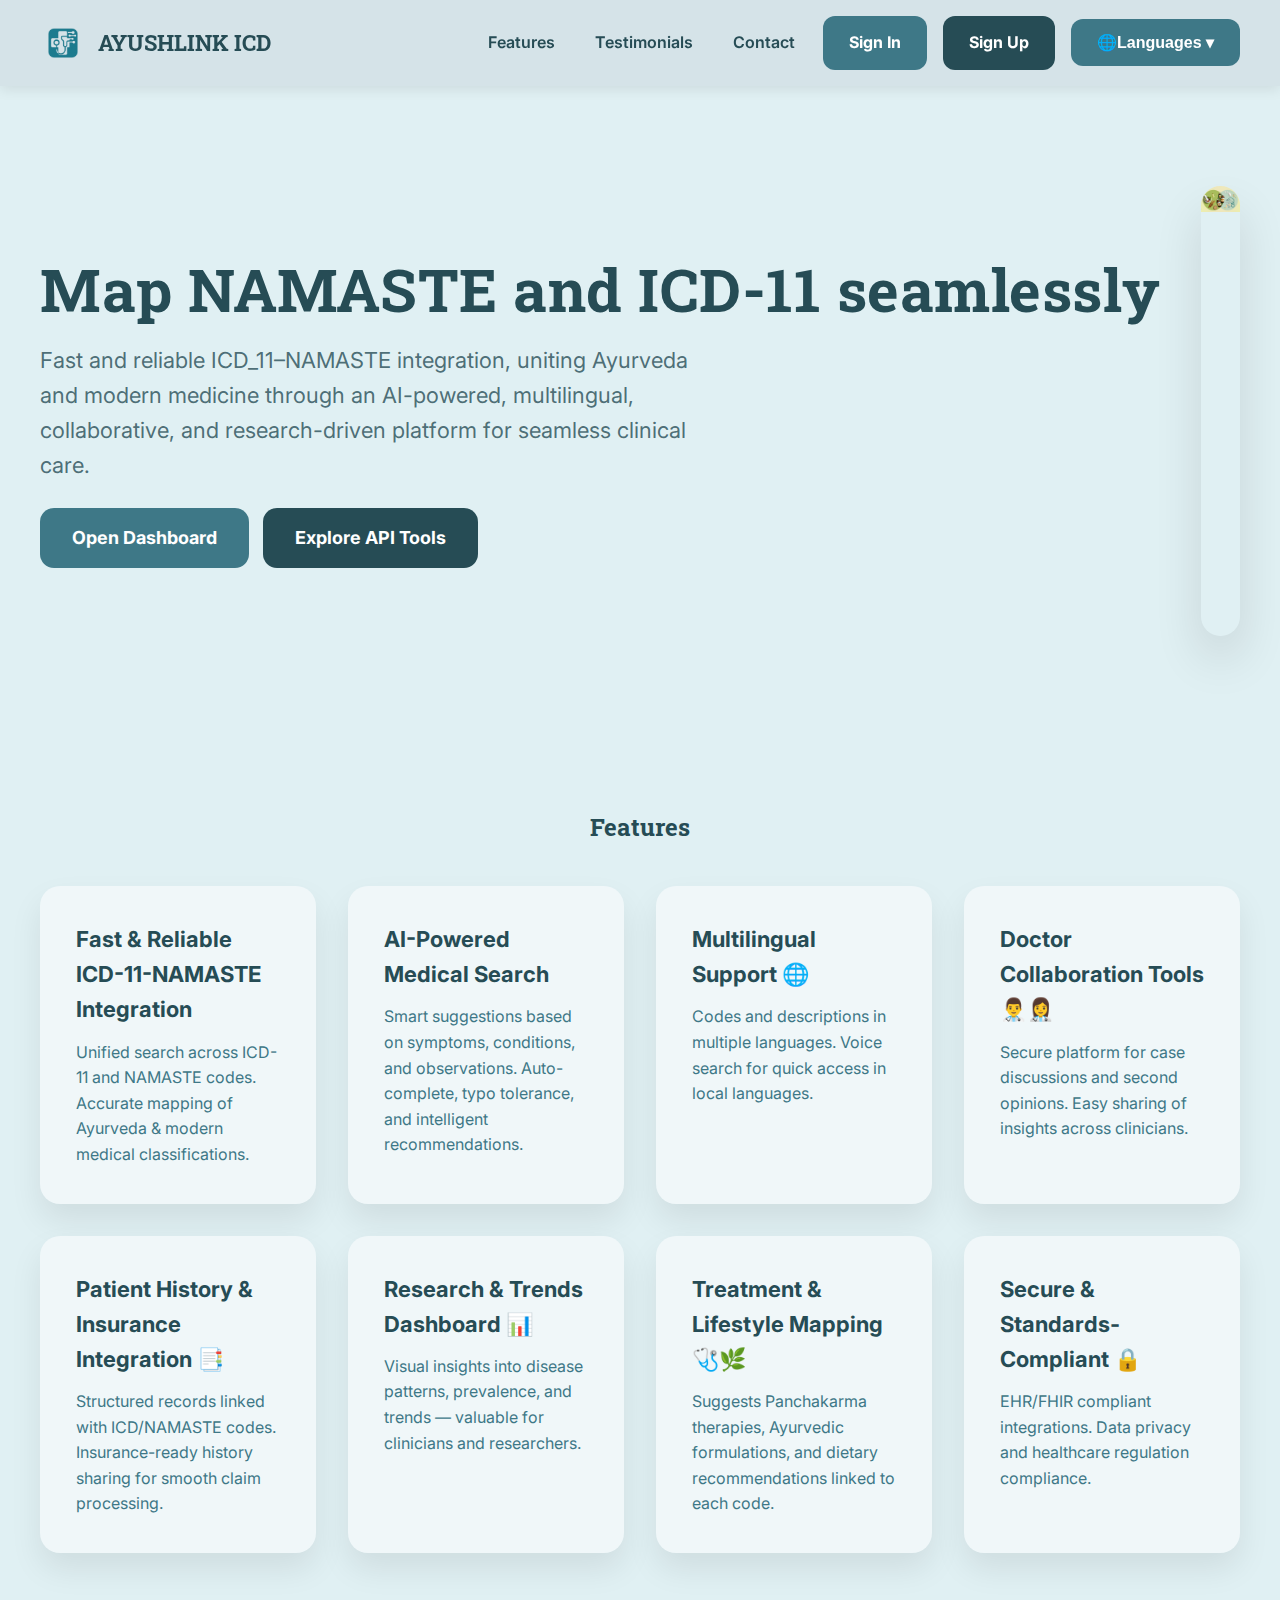
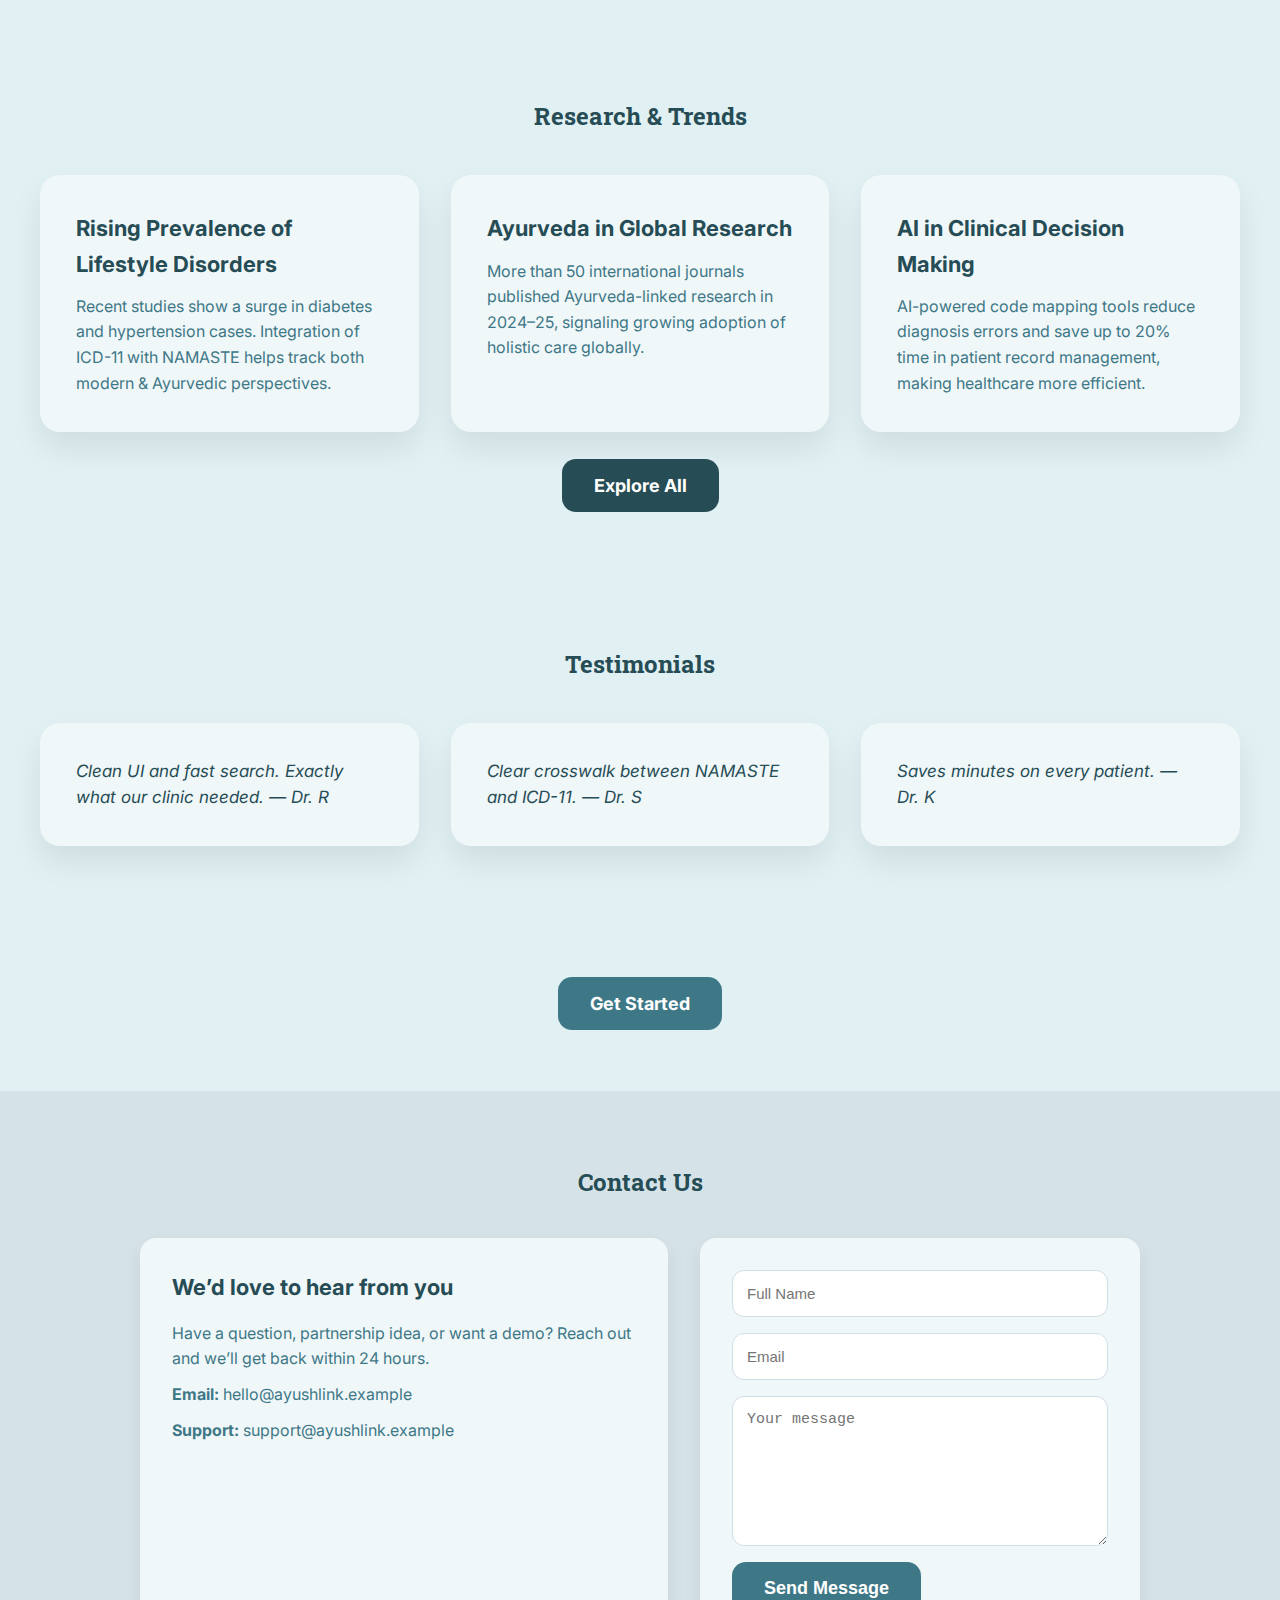
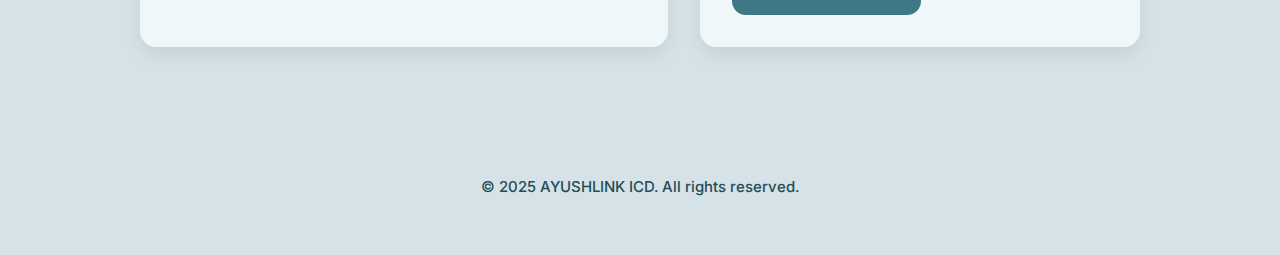
<file: AYUSHLINK ICD/index.html>
<!DOCTYPE html>
<html lang="en">
<head>
  <meta charset="UTF-8">
  <meta name="viewport" content="width=device-width, initial-scale=1.0">
  <title>AYUSHLINK ICD</title>
  <!-- Fonts -->
  <link href="https://fonts.googleapis.com/css2?family=Inter:wght@400;600;700&family=Roboto+Slab:wght@500;700&display=swap" rel="stylesheet">
  <style>
    * { margin:0; padding:0; box-sizing:border-box; }
    html { scroll-behavior:smooth; }
    body { font-family:'Inter', sans-serif; background:#e0f0f3; color:#264c55; line-height:1.6; }

    /* Topbar */
    .topbar { display:flex; justify-content:space-between; align-items:center; padding:16px 40px; background:#d5e3e8; position:sticky; top:0; z-index:100; box-shadow:0 4px 12px rgba(0,0,0,0.08);}
    .brand { display:flex; align-items:center; gap:12px; font-weight:700; font-size:22px; font-family:'Roboto Slab', serif; }
    .brand img { width:46px; height:46px; border-radius:50%; }
    .top-links { display:flex; gap:16px; align-items:center; }
    .link-btn { color:#264c55; text-decoration:none; font-weight:600; padding:8px 12px; border-radius:6px; transition:0.2s; }
    .link-btn:hover { background:#eaf3f6; }
    .cta-btn { padding:14px 26px; border-radius:12px; text-decoration:none; color:#fff; background:#3e7887; transition:0.3s; font-weight:700; font-size:16px; border:none; cursor:pointer; }
    .cta-btn:hover { opacity:0.85; }

    /* Dropdown */
    .dropdown { position:relative; display:inline-block; }
    .dropdown-content {
      display:none;
      position:absolute;
      right:0;
      background:#f0f7f9;
      min-width:160px;
      box-shadow:0 8px 16px rgba(0,0,0,0.15);
      border-radius:12px;
      z-index:200;
      overflow:hidden;
    }
    .dropdown-content a {
      color:#264c55;
      padding:12px 16px;
      text-decoration:none;
      display:block;
      font-weight:600;
      transition:background 0.2s;
    }
    .dropdown-content a:hover { background:#d5e3e8; }
    .dropdown:hover .dropdown-content { display:block; }

    /* Hero */
    .hero { display:flex; flex-wrap:wrap; justify-content:space-between; align-items:center; padding:100px 40px; gap:40px; }
    .hero h1 { font-family:'Roboto Slab', serif; font-size:60px; line-height:1.2; margin-bottom:18px; letter-spacing:0.5px; color:#264c55; }
    .hero p { font-size:22px; max-width:680px; color:#264c55cc; }
    .hero-illustration { flex:1; min-height:450px; border-radius:24px; overflow:hidden; box-shadow:0 24px 48px rgba(0,0,0,0.12); }
    .hero-illustration img { width:100%; height:100%; object-fit:cover; }

    /* Sections */
    .section { padding:72px 40px; max-width:1280px; margin:0 auto; }
    .center { text-align:center; }
    .grid { display:grid; gap:32px; }
    .cols-3 { grid-template-columns: repeat(auto-fit, minmax(300px,1fr)); }
    .cols-4 { grid-template-columns: repeat(4, 1fr); }

    .feature, .testi, .trend { background:#f0f7f9; padding:36px; border-radius:20px; box-shadow:0 16px 32px rgba(0,0,0,0.08); transition:0.4s; }
    .feature:hover, .testi:hover, .trend:hover { transform:translateY(-6px); box-shadow:0 20px 40px rgba(0,0,0,0.12); }
    .feature .title, .trend .title { font-weight:700; font-size:22px; margin-bottom:12px; color:#264c55; }
    .feature .muted, .trend .muted { color:#3e7887; font-size:16px; line-height:1.6; }
    .testi { font-style:italic; font-size:17px; line-height:1.5; }

    /* Call to Action */
    .cta-large { padding:16px 32px; font-size:18px; border-radius:14px; }

    /* Contact */
    .contact { background:#d5e3e8; }
    .contact-wrap { max-width:1000px; margin:0 auto; display:grid; grid-template-columns:1.2fr 1fr; gap:32px; align-items:stretch; }
    .contact-card { background:#f0f7f9; padding:32px; border-radius:16px; box-shadow:0 8px 18px rgba(0,0,0,0.08); }
    .contact-card h3 { margin-bottom:16px; font-size:22px; }
    .contact-card p { color:#3e7887; font-size:16px; margin-bottom:10px; }
    .contact-form { background:#f0f7f9; padding:32px; border-radius:16px; box-shadow:0 8px 18px rgba(0,0,0,0.08); display:flex; flex-direction:column; gap:16px; }
    .contact-form input, .contact-form textarea { width:100%; padding:14px; border-radius:12px; border:1px solid #cfe0e6; outline:none; font-size:15px; }
    .contact-form textarea { min-height:150px; resize:vertical; }
    .contact-form button { align-self:flex-start; }

    /* Footer */
    footer { background:#d5e3e8; padding:56px 40px; text-align:center; color:#264c55; font-weight:500; font-size:15px; }

    /* Responsive */
    @media(max-width:1200px){ .cols-4 { grid-template-columns: repeat(2, 1fr); } }
    @media(max-width:768px){
      .hero { flex-direction:column; text-align:center; }
      .hero-illustration { width:100%; height:320px; min-height:320px; }
      .contact-wrap { grid-template-columns:1fr; gap:24px; }
      .cols-4 { grid-template-columns:1fr; }
    }
  </style>
  <script src="lang.js"></script>
</head>
<body>

  <div class="topbar">
    <div class="brand">
      <img src="assets/logo.png" alt="logo">
      AYUSHLINK ICD
    </div>
    <div class="top-links">
      <a class="link-btn" href="#features">Features</a>
      <a class="link-btn" href="#testimonials">Testimonials</a>
      <a class="link-btn" href="#contact">Contact</a>
      <a class="cta-btn" href="signin.html">Sign In</a>
      <a class="cta-btn" href="signup.html" style="background:#264c55">Sign Up</a>
      <!-- Language Dropdown -->
      <div class="dropdown">
        <button class="cta-btn">🌐Languages ▾</button>
        <div class="dropdown-content">
          <a href="#" onclick="setLanguage('en')">English</a>
          <a href="#" onclick="setLanguage('hi')">हिंदी</a>
        </div>
      </div>  
    </div>
  </div>

  <section class="hero container">
    <div>
      <h1>Map NAMASTE and ICD-11 seamlessly</h1>
      <p>Fast and reliable ICD_11–NAMASTE integration, uniting Ayurveda and modern medicine through an AI-powered, multilingual, collaborative, and research-driven platform for seamless clinical care.</p>
      <div style="margin-top:24px; display:flex; gap:14px; flex-wrap:wrap; justify-content:left;">
        <a class="cta-btn cta-large" href="signin.html">Open Dashboard</a>
        <a class="cta-btn cta-large" href="signin.html" style="background:#264c55">Explore API Tools</a>
      </div>
    </div>
    <div class="hero-illustration"><img src="assets/file_00000000fcb4622fa105c18070a0aa6c.png" alt="Ayurveda and modern medicine" onerror="this.onerror=null;this.src='https://via.placeholder.com/1200x700';" /></div>
  </section>

  <!-- Features Section -->
  <section id="features" class="section">
    <h2 class="center" style="color:#264c55;margin-bottom:40px; font-family:'Roboto Slab', serif;">Features</h2>
    <div class="grid cols-4">
      <div class="feature">
        <div class="title">Fast & Reliable ICD-11-NAMASTE Integration</div>
        <div class="muted">Unified search across ICD-11 and NAMASTE codes. Accurate mapping of Ayurveda & modern medical classifications.</div>
      </div>
      <div class="feature">
        <div class="title">AI-Powered Medical Search</div>
        <div class="muted">Smart suggestions based on symptoms, conditions, and observations. Auto-complete, typo tolerance, and intelligent recommendations.</div>
      </div>
      <div class="feature">
        <div class="title">Multilingual Support 🌐</div>
        <div class="muted">Codes and descriptions in multiple languages. Voice search for quick access in local languages.</div>
      </div>
      <div class="feature">
        <div class="title">Doctor Collaboration Tools 👨‍⚕️👩‍⚕️</div>
        <div class="muted">Secure platform for case discussions and second opinions. Easy sharing of insights across clinicians.</div>
      </div>
      <div class="feature">
        <div class="title">Patient History & Insurance Integration 📑</div>
        <div class="muted">Structured records linked with ICD/NAMASTE codes. Insurance-ready history sharing for smooth claim processing.</div>
      </div>
      <div class="feature">
        <div class="title">Research & Trends Dashboard 📊</div>
        <div class="muted">Visual insights into disease patterns, prevalence, and trends — valuable for clinicians and researchers.</div>
      </div>
      <div class="feature">
        <div class="title">Treatment & Lifestyle Mapping 🩺🌿</div>
        <div class="muted">Suggests Panchakarma therapies, Ayurvedic formulations, and dietary recommendations linked to each code.</div>
      </div>
      <div class="feature">
        <div class="title">Secure & Standards-Compliant 🔒</div>
        <div class="muted">EHR/FHIR compliant integrations. Data privacy and healthcare regulation compliance.</div>
      </div>
    </div>
  </section>

  <!-- Research & Trends Section -->
  <section id="trends" class="section">
    <h2 class="center" style="color:#264c55;margin-bottom:40px; font-family:'Roboto Slab', serif;">Research & Trends</h2>
    <div class="grid cols-3">
      <div class="trend">
        <div class="title">Rising Prevalence of Lifestyle Disorders</div>
        <div class="muted">Recent studies show a surge in diabetes and hypertension cases. Integration of ICD-11 with NAMASTE helps track both modern & Ayurvedic perspectives.</div>
      </div>
      <div class="trend">
        <div class="title">Ayurveda in Global Research</div>
        <div class="muted">More than 50 international journals published Ayurveda-linked research in 2024–25, signaling growing adoption of holistic care globally.</div>
      </div>
      <div class="trend">
        <div class="title">AI in Clinical Decision Making</div>
        <div class="muted">AI-powered code mapping tools reduce diagnosis errors and save up to 20% time in patient record management, making healthcare more efficient.</div>
      </div>
    </div>
    <div class="center" style="margin-top:40px;">
      <a class="cta-btn cta-large" href="research_trends.html" style="background:#264c55">Explore All</a>
    </div>
  </section>

  <!-- Testimonials -->
  <section id="testimonials" class="section">
    <h2 class="center" style="color:#264c55;margin-bottom:40px; font-family:'Roboto Slab', serif;">Testimonials</h2>
    <div class="grid cols-3">
      <div class="testi">“Clean UI and fast search. Exactly what our clinic needed.” — Dr. R</div>
      <div class="testi">“Clear crosswalk between NAMASTE and ICD-11.” — Dr. S</div>
      <div class="testi">“Saves minutes on every patient.” — Dr. K</div>
    </div>
  </section>

  <section class="section center">
    <a class="cta-btn cta-large" href="signup.html" style="background:#3e7887">Get Started</a>
  </section>

  <!-- Contact -->
  <section class="section contact" id="contact">
    <h2 class="center" style="margin-bottom:36px; font-family:'Roboto Slab', serif;">Contact Us</h2>
    <div class="contact-wrap">
      <div class="contact-card">
        <h3>We’d love to hear from you</h3>
        <p>Have a question, partnership idea, or want a demo? Reach out and we’ll get back within 24 hours.</p>
        <p><strong>Email:</strong> hello@ayushlink.example</p>
        <p><strong>Support:</strong> support@ayushlink.example</p>
      </div>
      <form class="contact-form" onsubmit="event.preventDefault(); alert('Thanks! We will contact you shortly.');">
        <input type="text" placeholder="Full Name" required>
        <input type="email" placeholder="Email" required>
        <textarea placeholder="Your message"></textarea>
        <button class="cta-btn cta-large" type="submit">Send Message</button>
      </form>
    </div>
  </section>

  <footer>
    &copy; 2025 AYUSHLINK ICD. All rights reserved.
  </footer>

</body>
</html>
</file>
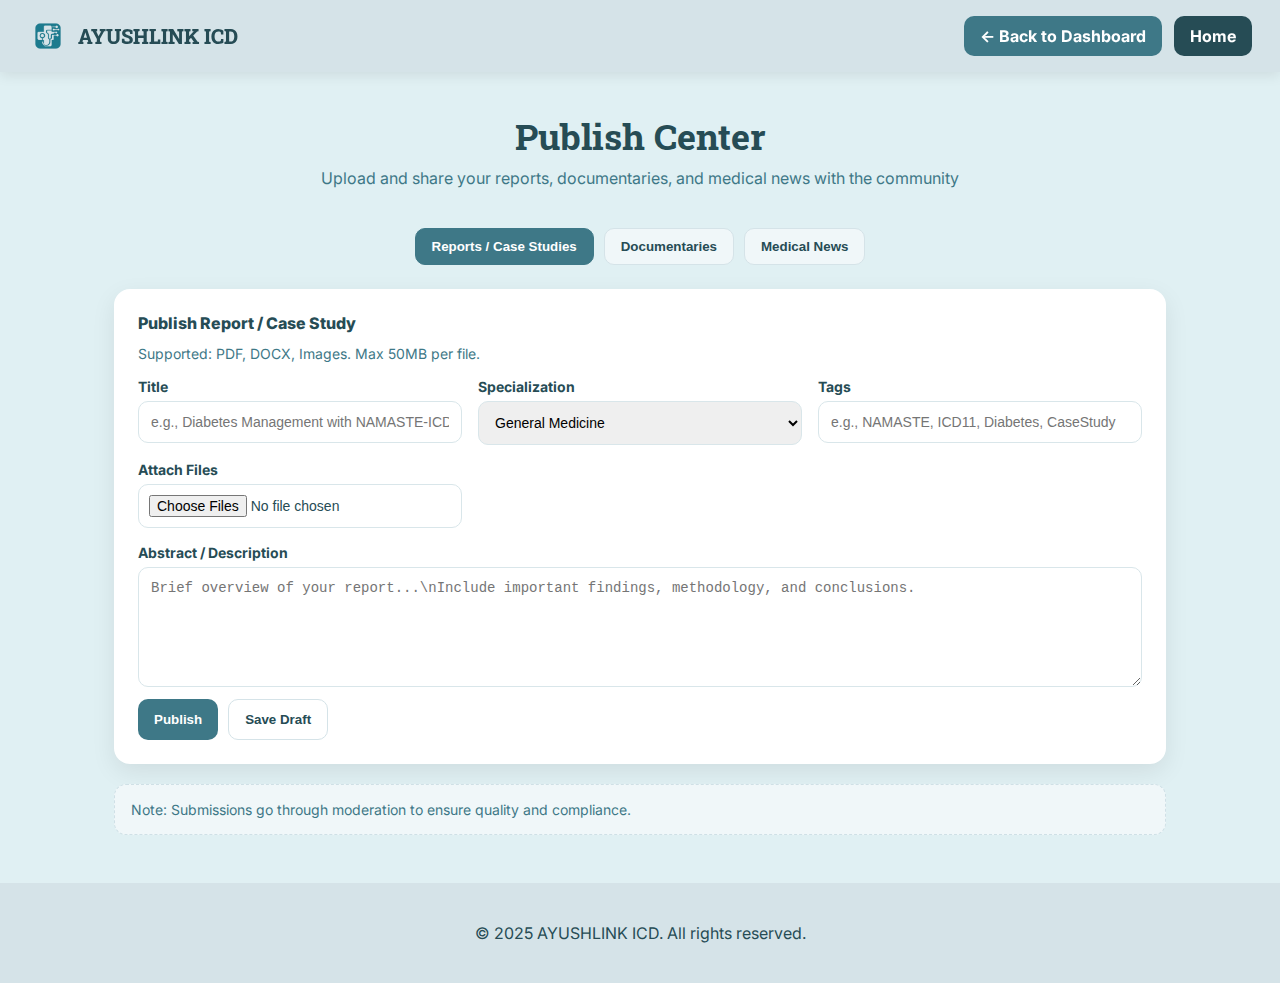
<file: AYUSHLINK ICD/publish.html>
<!DOCTYPE html>
<html lang="en">
<head>
  <meta charset="UTF-8">
  <meta name="viewport" content="width=device-width, initial-scale=1.0">
  <title>Publish Content - AYUSHLINK ICD</title>
  <link href="https://fonts.googleapis.com/css2?family=Inter:wght@400;600;700&family=Roboto+Slab:wght@500;700&display=swap" rel="stylesheet">
  <style>
    * { margin:0; padding:0; box-sizing:border-box; }
    body { font-family:'Inter', sans-serif; background:#e0f0f3; color:#264c55; }

    .topbar { display:flex; justify-content:space-between; align-items:center; padding:16px 28px; background:#d5e3e8; position:sticky; top:0; z-index:100; box-shadow:0 4px 12px rgba(0,0,0,0.08);}    
    .brand { display:flex; align-items:center; gap:10px; font-weight:800; font-size:20px; font-family:'Roboto Slab', serif; }
    .brand img { width:40px; height:40px; border-radius:50%; }
    .top-links { display:flex; gap:12px; align-items:center; }
    .cta-btn { background:#3e7887; color:#fff; border:none; border-radius:10px; padding:10px 16px; text-decoration:none; font-weight:700; }

    .hero { padding:40px 24px; text-align:center; }
    .hero h1 { font-family:'Roboto Slab', serif; font-size:36px; margin-bottom:8px; }
    .hero p { color:#3e7887; }

    .container { max-width:1100px; margin:0 auto; padding: 0 24px 48px 24px; }

    .tabs { display:flex; gap:10px; justify-content:center; margin-bottom:24px; flex-wrap:wrap; }
    .tab { padding:10px 16px; border-radius:10px; background:#f0f7f9; color:#264c55; font-weight:700; cursor:pointer; border:1px solid #d5e3e8; }
    .tab.active { background:#3e7887; color:#fff; border-color:#3e7887; }

    .panel { display:none; }
    .panel.active { display:block; }

    .upload-card { background:#fff; border-radius:16px; box-shadow:0 8px 24px rgba(0,0,0,0.08); padding:24px; margin-bottom:20px; }
    .upload-title { font-weight:800; margin-bottom:12px; }
    .muted { color:#3e7887; font-size:14px; margin-bottom:16px; }

    .grid { display:grid; grid-template-columns: repeat(auto-fit, minmax(260px,1fr)); gap:16px; }

    .input-group { display:flex; flex-direction:column; gap:6px; }
    .input-group label { font-weight:700; font-size:14px; }
    .input-group input, .input-group textarea, .input-group select { padding:12px; border-radius:10px; border:1px solid #d9e6ea; font-size:14px; outline:none; }
    .input-group textarea { min-height:120px; resize:vertical; }
    .input-group input[type="file"] { padding:10px; }

    .btn-row { display:flex; gap:10px; flex-wrap:wrap; margin-top:12px; }
    .btn-primary { background:#3e7887; color:#fff; border:none; border-radius:10px; padding:12px 16px; font-weight:800; cursor:pointer; }
    .btn-secondary { background:#fff; color:#264c55; border:1px solid #d5e3e8; border-radius:10px; padding:12px 16px; font-weight:800; cursor:pointer; }

    .help { background:#f0f7f9; border:1px dashed #cfe0e6; padding:16px; border-radius:12px; color:#3e7887; font-size:14px; }

    footer { background:#d5e3e8; padding:40px 24px; text-align:center; }

    @media (max-width:768px) {
      .grid { grid-template-columns: 1fr; }
    }
  </style>
</head>
<body>
  <div class="topbar">
    <div class="brand">
      <img src="assets/logo.png" alt="logo" style="width:40px;height:40px;border-radius:50%;object-fit:cover;">
      AYUSHLINK ICD
    </div>
    <div class="top-links">
      <a class="cta-btn" href="doc_dashboard.html">← Back to Dashboard</a>
      <a class="cta-btn" href="index.html" style="background:#264c55">Home</a>
    </div>
  </div>

  <div class="hero">
    <h1>Publish Center</h1>
    <p>Upload and share your reports, documentaries, and medical news with the community</p>
  </div>

  <div class="container">
    <div class="tabs">
      <button class="tab active" onclick="showPanel('reports')">Reports / Case Studies</button>
      <button class="tab" onclick="showPanel('documentaries')">Documentaries</button>
      <button class="tab" onclick="showPanel('news')">Medical News</button>
    </div>

    <!-- Reports Panel -->
    <div id="reports" class="panel active">
      <div class="upload-card">
        <div class="upload-title">Publish Report / Case Study</div>
        <div class="muted">Supported: PDF, DOCX, Images. Max 50MB per file.</div>
        <div class="grid">
          <div class="input-group">
            <label>Title</label>
            <input type="text" placeholder="e.g., Diabetes Management with NAMASTE-ICD mapping">
          </div>
          <div class="input-group">
            <label>Specialization</label>
            <select>
              <option>General Medicine</option>
              <option>Cardiology</option>
              <option>Endocrinology</option>
              <option>Ayurveda</option>
              <option>Pediatrics</option>
              <option>Psychiatry</option>
            </select>
          </div>
          <div class="input-group">
            <label>Tags</label>
            <input type="text" placeholder="e.g., NAMASTE, ICD11, Diabetes, CaseStudy">
          </div>
          <div class="input-group">
            <label>Attach Files</label>
            <input type="file" multiple accept=".pdf,.doc,.docx,image/*">
          </div>
          <div class="input-group" style="grid-column: 1 / -1;">
            <label>Abstract / Description</label>
            <textarea placeholder="Brief overview of your report...\nInclude important findings, methodology, and conclusions."></textarea>
          </div>
        </div>
        <div class="btn-row">
          <button class="btn-primary" onclick="fakeSubmit('Report submitted for review')">Publish</button>
          <button class="btn-secondary" onclick="fakeSaveDraft()">Save Draft</button>
        </div>
      </div>
    </div>

    <!-- Documentaries Panel -->
    <div id="documentaries" class="panel">
      <div class="upload-card">
        <div class="upload-title">Upload Documentary / Video</div>
        <div class="muted">Supported: MP4, MOV. Max 500MB. Provide thumbnail and description.</div>
        <div class="grid">
          <div class="input-group">
            <label>Title</label>
            <input type="text" placeholder="e.g., Panchakarma in Chronic Pain Management">
          </div>
          <div class="input-group">
            <label>Thumbnail</label>
            <input type="file" accept="image/*">
          </div>
          <div class="input-group">
            <label>Video File</label>
            <input type="file" accept="video/mp4,video/quicktime">
          </div>
          <div class="input-group" style="grid-column: 1 / -1;">
            <label>Description</label>
            <textarea placeholder="Describe your documentary focus, cases covered, and outcomes."></textarea>
          </div>
        </div>
        <div class="btn-row">
          <button class="btn-primary" onclick="fakeSubmit('Documentary submitted for review')">Publish</button>
          <button class="btn-secondary" onclick="fakeSaveDraft()">Save Draft</button>
        </div>
      </div>
    </div>

    <!-- News Panel -->
    <div id="news" class="panel">
      <div class="upload-card">
        <div class="upload-title">Post Medical News</div>
        <div class="muted">Share relevant updates for the AYUSHLINK community.</div>
        <div class="grid">
          <div class="input-group">
            <label>Headline</label>
            <input type="text" placeholder="e.g., WHO endorses Traditional Medicine integration">
          </div>
          <div class="input-group">
            <label>Source URL (optional)</label>
            <input type="url" placeholder="https://...">
          </div>
          <div class="input-group" style="grid-column: 1 / -1;">
            <label>Summary</label>
            <textarea placeholder="Write a concise summary..."></textarea>
          </div>
        </div>
        <div class="btn-row">
          <button class="btn-primary" onclick="fakeSubmit('News posted for moderation')">Publish</button>
          <button class="btn-secondary" onclick="fakeSaveDraft()">Save Draft</button>
        </div>
      </div>
    </div>

    <div class="help">
      Note: Submissions go through moderation to ensure quality and compliance.
    </div>
  </div>

  <footer>
    &copy; 2025 AYUSHLINK ICD. All rights reserved.
  </footer>

  <script>
    function showPanel(id) {
      document.querySelectorAll('.tab').forEach(t => t.classList.remove('active'));
      document.querySelectorAll('.panel').forEach(p => p.classList.remove('active'));
      event.target.classList.add('active');
      document.getElementById(id).classList.add('active');
    }

    function fakeSubmit(message){
      alert(message + "\n(Prototype - integrate with backend/API)");
    }

    function fakeSaveDraft(){
      alert('Draft saved locally (prototype).');
    }
  </script>
</body>
</html>
</file>
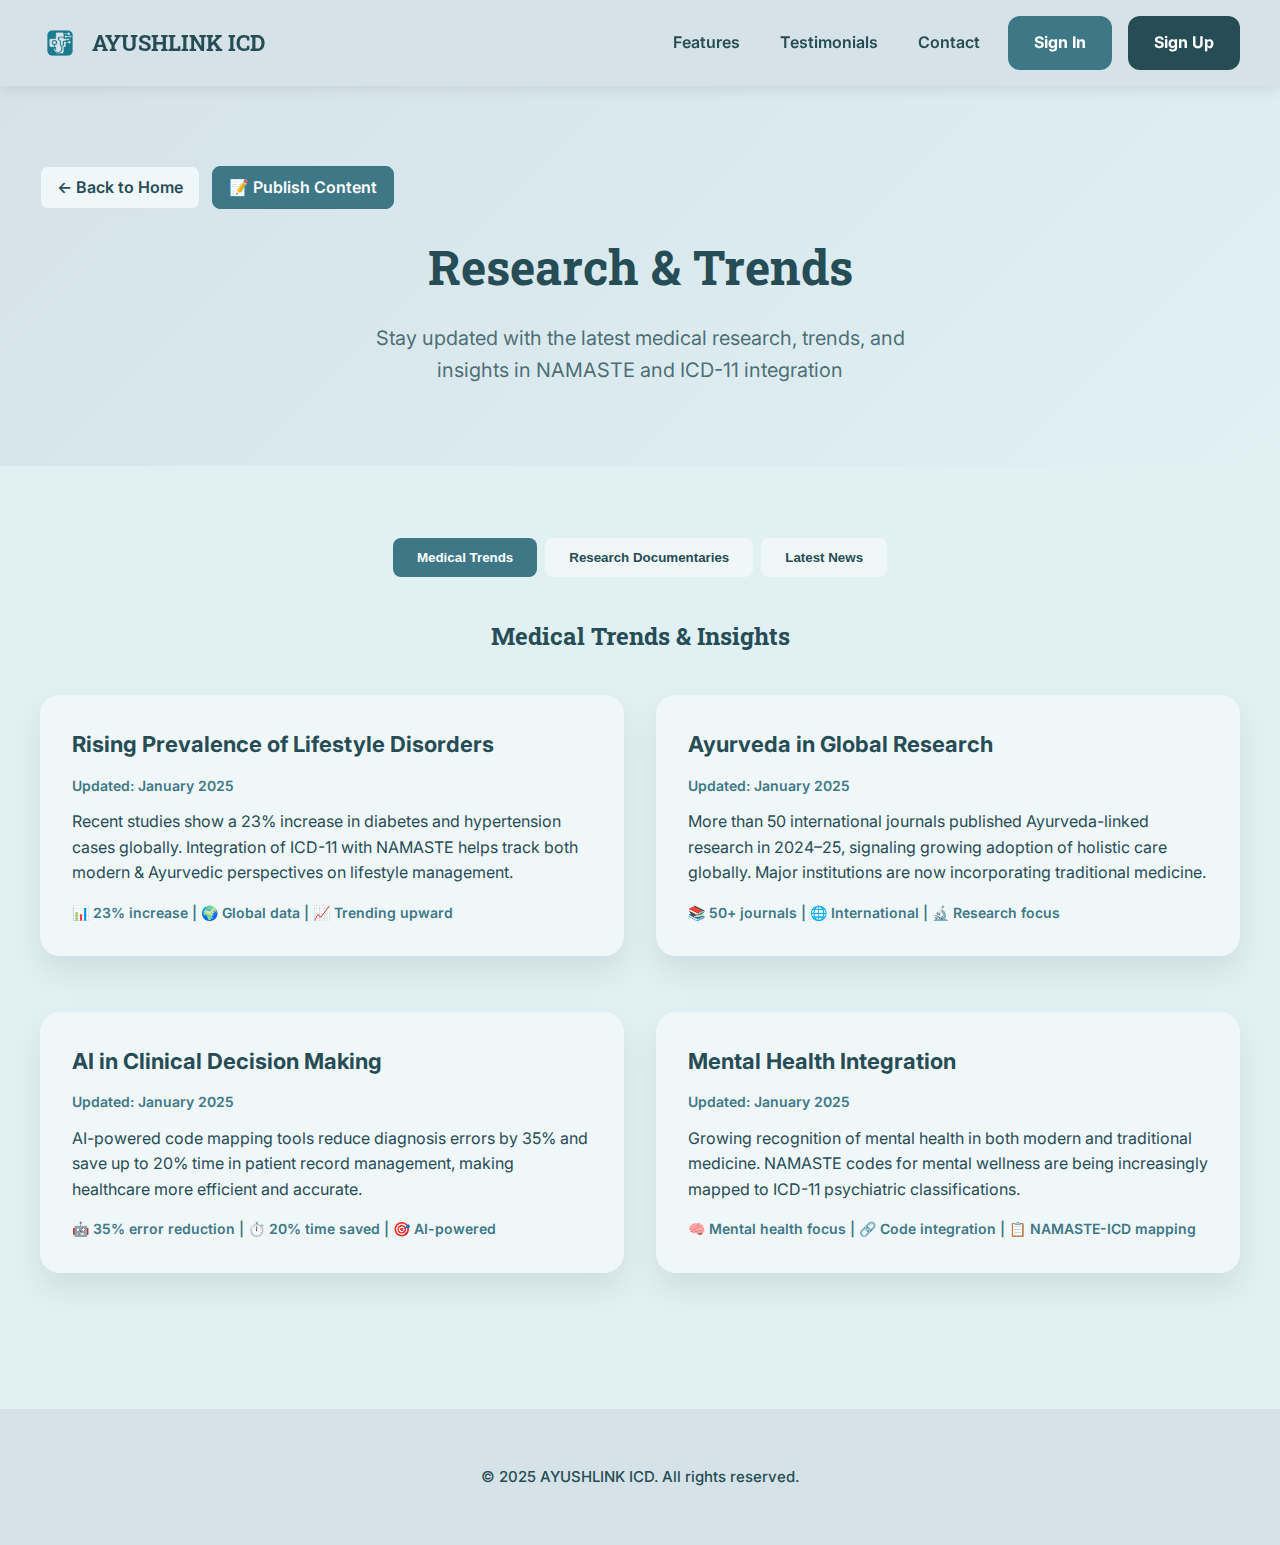
<file: AYUSHLINK ICD/research_trends.html>
<!DOCTYPE html>
<html lang="en">
<head>
  <meta charset="UTF-8">
  <meta name="viewport" content="width=device-width, initial-scale=1.0">
  <title>Research & Trends - AYUSHLINK ICD</title>
  <!-- Fonts -->
  <link href="https://fonts.googleapis.com/css2?family=Inter:wght@400;600;700&family=Roboto+Slab:wght@500;700&display=swap" rel="stylesheet">
  <style>
    * { margin:0; padding:0; box-sizing:border-box; }
    html { scroll-behavior:smooth; }
    body { font-family:'Inter', sans-serif; background:#e0f0f3; color:#264c55; line-height:1.6; }

    /* Topbar */
    .topbar { display:flex; justify-content:space-between; align-items:center; padding:16px 40px; background:#d5e3e8; position:sticky; top:0; z-index:100; box-shadow:0 4px 12px rgba(0,0,0,0.08);}
    .brand { display:flex; align-items:center; gap:12px; font-weight:700; font-size:22px; font-family:'Roboto Slab', serif; }
    .brand img { width:46px; height:46px; border-radius:50%; }
    .top-links { display:flex; gap:16px; align-items:center; }
    .link-btn { color:#264c55; text-decoration:none; font-weight:600; padding:8px 12px; border-radius:6px; transition:0.2s; }
    .link-btn:hover { background:#eaf3f6; }
    .cta-btn { padding:14px 26px; border-radius:12px; text-decoration:none; color:#fff; background:#3e7887; transition:0.3s; font-weight:700; font-size:16px; }
    .cta-btn:hover { opacity:0.85; }

    /* Hero Section */
    .hero { padding:80px 40px; text-align:center; background:linear-gradient(135deg, #d5e3e8 0%, #e0f0f3 100%); }
    .hero h1 { font-family:'Roboto Slab', serif; font-size:48px; margin-bottom:16px; color:#264c55; }
    .hero p { font-size:20px; color:#264c55cc; max-width:600px; margin:0 auto; }

    /* Sections */
    .section { padding:72px 40px; max-width:1280px; margin:0 auto; }
    .center { text-align:center; }
    .grid { display:grid; gap:32px; }
    .cols-2 { grid-template-columns: repeat(auto-fit, minmax(400px,1fr)); }
    .cols-3 { grid-template-columns: repeat(auto-fit, minmax(300px,1fr)); }

    /* Tabs */
    .tab-container { margin-bottom:40px; }
    .tab-buttons { display:flex; justify-content:center; gap:8px; margin-bottom:40px; }
    .tab-btn { padding:12px 24px; border:none; background:#f0f7f9; color:#264c55; border-radius:8px; cursor:pointer; font-weight:600; transition:0.3s; }
    .tab-btn.active { background:#3e7887; color:#fff; }
    .tab-btn:hover:not(.active) { background:#d5e3e8; }
    .tab-content { display:none; }
    .tab-content.active { display:block; }

    /* Cards */
    .trend-card, .research-card { background:#f0f7f9; padding:32px; border-radius:20px; box-shadow:0 16px 32px rgba(0,0,0,0.08); transition:0.4s; margin-bottom:24px; }
    .trend-card:hover, .research-card:hover { transform:translateY(-6px); box-shadow:0 20px 40px rgba(0,0,0,0.12); }
    
    .trend-card .title, .research-card .title { font-weight:700; font-size:22px; margin-bottom:12px; color:#264c55; }
    .trend-card .meta, .research-card .meta { color:#3e7887; font-size:14px; margin-bottom:12px; font-weight:600; }
    .trend-card .content, .research-card .content { color:#264c55; font-size:16px; line-height:1.6; margin-bottom:16px; }
    .trend-card .stats, .research-card .author { color:#3e7887; font-size:14px; font-weight:600; }

    /* News Grid */
    .news-grid { display:grid; grid-template-columns: repeat(auto-fit, minmax(350px,1fr)); gap:24px; }
    .news-item { background:#fff; padding:24px; border-radius:16px; box-shadow:0 8px 24px rgba(0,0,0,0.06); border-left:4px solid #3e7887; }
    .news-item h3 { color:#264c55; margin-bottom:8px; font-size:18px; }
    .news-item .date { color:#3e7887; font-size:14px; margin-bottom:12px; }
    .news-item p { color:#264c55cc; font-size:15px; line-height:1.5; }

    /* Research Documentaries */
    .research-grid { display:grid; grid-template-columns: repeat(auto-fit, minmax(400px,1fr)); gap:32px; }
    .research-item { background:#fff; padding:32px; border-radius:20px; box-shadow:0 12px 28px rgba(0,0,0,0.08); }
    .research-item .video-placeholder { width:100%; height:200px; background:#d5e3e8; border-radius:12px; display:flex; align-items:center; justify-content:center; color:#264c55; font-weight:600; margin-bottom:20px; }
    .research-item h3 { color:#264c55; margin-bottom:8px; font-size:20px; }
    .research-item .doctor { color:#3e7887; font-size:14px; margin-bottom:12px; font-weight:600; }
    .research-item .description { color:#264c55cc; font-size:15px; line-height:1.6; margin-bottom:16px; }
    .research-item .tags { display:flex; gap:8px; flex-wrap:wrap; }
    .tag { background:#e0f0f3; color:#264c55; padding:4px 12px; border-radius:20px; font-size:12px; font-weight:600; }

    /* Footer */
    footer { background:#d5e3e8; padding:56px 40px; text-align:center; color:#264c55; font-weight:500; font-size:15px; }

    /* Navigation Buttons */
    .nav-buttons { display:flex; gap:12px; margin-bottom:20px; flex-wrap:wrap; }
    .back-btn { display:inline-flex; align-items:center; gap:8px; color:#264c55; text-decoration:none; font-weight:600; padding:8px 16px; border-radius:8px; background:#f0f7f9; transition:0.3s; border:1px solid #d5e3e8; }
    .back-btn:hover { background:#d5e3e8; transform:translateX(-2px); }
    .publish-btn { display:inline-flex; align-items:center; gap:8px; color:#fff; text-decoration:none; font-weight:600; padding:8px 16px; border-radius:8px; background:#3e7887; transition:0.3s; border:1px solid #3e7887; }
    .publish-btn:hover { background:#264c55; transform:translateY(-2px); }

    /* Responsive */
    @media(max-width:768px){
      .hero h1 { font-size:36px; }
      .hero p { font-size:18px; }
      .tab-buttons { flex-direction:column; align-items:center; }
      .cols-2, .cols-3 { grid-template-columns:1fr; }
      .news-grid, .research-grid { grid-template-columns:1fr; }
    }
  </style>
</head>
<body>

  <div class="topbar">
    <div class="brand">
      <img src="assets/logo.png" alt="logo" style="width:40px;height:40px;border-radius:50%;object-fit:cover;">
      AYUSHLINK ICD
    </div>
    <div class="top-links">
      <a class="link-btn" href="index.html#features">Features</a>
      <a class="link-btn" href="index.html#testimonials">Testimonials</a>
      <a class="link-btn" href="index.html#contact">Contact</a>
      <a class="cta-btn" href="signin.html">Sign In</a>
      <a class="cta-btn" href="signup.html" style="background:#264c55">Sign Up</a>
    </div>
  </div>

  <section class="hero">
    <div class="nav-buttons">
      <a href="index.html" class="back-btn">
        ← Back to Home
      </a>
      <a href="signin.html" class="publish-btn">
        📝 Publish Content
      </a>
    </div>
    <h1>Research & Trends</h1>
    <p>Stay updated with the latest medical research, trends, and insights in NAMASTE and ICD-11 integration</p>
  </section>

  <section class="section">
    <div class="tab-container">
      <div class="tab-buttons">
        <button class="tab-btn active" onclick="showTab('trends')">Medical Trends</button>
        <button class="tab-btn" onclick="showTab('research')">Research Documentaries</button>
        <button class="tab-btn" onclick="showTab('news')">Latest News</button>
      </div>

      <!-- Trends Tab -->
      <div id="trends" class="tab-content active">
        <h2 class="center" style="color:#264c55;margin-bottom:40px; font-family:'Roboto Slab', serif;">Medical Trends & Insights</h2>
        
        <div class="grid cols-2">
          <div class="trend-card">
            <div class="title">Rising Prevalence of Lifestyle Disorders</div>
            <div class="meta">Updated: January 2025</div>
            <div class="content">Recent studies show a 23% increase in diabetes and hypertension cases globally. Integration of ICD-11 with NAMASTE helps track both modern & Ayurvedic perspectives on lifestyle management.</div>
            <div class="stats">📊 23% increase | 🌍 Global data | 📈 Trending upward</div>
          </div>

          <div class="trend-card">
            <div class="title">Ayurveda in Global Research</div>
            <div class="meta">Updated: January 2025</div>
            <div class="content">More than 50 international journals published Ayurveda-linked research in 2024–25, signaling growing adoption of holistic care globally. Major institutions are now incorporating traditional medicine.</div>
            <div class="stats">📚 50+ journals | 🌐 International | 🔬 Research focus</div>
          </div>

          <div class="trend-card">
            <div class="title">AI in Clinical Decision Making</div>
            <div class="meta">Updated: January 2025</div>
            <div class="content">AI-powered code mapping tools reduce diagnosis errors by 35% and save up to 20% time in patient record management, making healthcare more efficient and accurate.</div>
            <div class="stats">🤖 35% error reduction | ⏱️ 20% time saved | 🎯 AI-powered</div>
          </div>

          <div class="trend-card">
            <div class="title">Mental Health Integration</div>
            <div class="meta">Updated: January 2025</div>
            <div class="content">Growing recognition of mental health in both modern and traditional medicine. NAMASTE codes for mental wellness are being increasingly mapped to ICD-11 psychiatric classifications.</div>
            <div class="stats">🧠 Mental health focus | 🔗 Code integration | 📋 NAMASTE-ICD mapping</div>
          </div>
        </div>
      </div>

      <!-- Research Documentaries Tab -->
      <div id="research" class="tab-content">
        <h2 class="center" style="color:#264c55;margin-bottom:40px; font-family:'Roboto Slab', serif;">Research Documentaries</h2>
        <p class="center" style="color:#3e7887; margin-bottom:40px; font-size:18px;">Expert insights and case studies from leading medical professionals</p>
        
        <div class="research-grid">
          <div class="research-item">
            <div class="video-placeholder">🎥 Video Documentary</div>
            <h3>Integrating Ayurveda with Modern Cardiology</h3>
            <div class="doctor">Dr. Priya Sharma, MD Cardiology</div>
            <div class="description">A comprehensive study on how traditional Ayurvedic approaches to heart health can complement modern cardiology treatments, with detailed case studies and patient outcomes.</div>
            <div class="tags">
              <span class="tag">Cardiology</span>
              <span class="tag">Ayurveda</span>
              <span class="tag">Case Study</span>
            </div>
          </div>

          <div class="research-item">
            <div class="video-placeholder">🎥 Video Documentary</div>
            <h3>NAMASTE-ICD Mapping in Diabetes Management</h3>
            <div class="doctor">Dr. Rajesh Kumar, Ayurvedic Physician</div>
            <div class="description">Exploring the practical application of NAMASTE codes in diabetes care, showing how traditional classification systems enhance modern treatment protocols.</div>
            <div class="tags">
              <span class="tag">Diabetes</span>
              <span class="tag">NAMASTE</span>
              <span class="tag">ICD-11</span>
            </div>
          </div>

          <div class="research-item">
            <div class="video-placeholder">🎥 Video Documentary</div>
            <h3>Panchakarma Therapy in Chronic Pain Management</h3>
            <div class="doctor">Dr. Anjali Mehta, Pain Specialist</div>
            <div class="description">Documentary showcasing successful integration of Panchakarma therapies with modern pain management techniques, featuring patient testimonials and clinical data.</div>
            <div class="tags">
              <span class="tag">Panchakarma</span>
              <span class="tag">Pain Management</span>
              <span class="tag">Therapy</span>
            </div>
          </div>

          <div class="research-item">
            <div class="video-placeholder">🎥 Video Documentary</div>
            <h3>Mental Health: Traditional vs Modern Approaches</h3>
            <div class="doctor">Dr. Vikram Singh, Psychiatrist</div>
            <div class="description">A deep dive into how traditional Ayurvedic mental health practices align with modern psychiatric treatments, including meditation and mindfulness techniques.</div>
            <div class="tags">
              <span class="tag">Mental Health</span>
              <span class="tag">Psychiatry</span>
              <span class="tag">Mindfulness</span>
            </div>
          </div>

          <div class="research-item">
            <div class="video-placeholder">🎥 Video Documentary</div>
            <h3>Pediatric Care: Holistic Approach</h3>
            <div class="doctor">Dr. Sunita Patel, Pediatrician</div>
            <div class="description">Exploring how traditional child care practices from Ayurveda can be safely integrated with modern pediatric medicine for better health outcomes.</div>
            <div class="tags">
              <span class="tag">Pediatrics</span>
              <span class="tag">Child Care</span>
              <span class="tag">Holistic</span>
            </div>
          </div>

          <div class="research-item">
            <div class="video-placeholder">🎥 Video Documentary</div>
            <h3>Geriatric Medicine: Aging Gracefully</h3>
            <div class="doctor">Dr. Mohan Das, Geriatric Specialist</div>
            <div class="description">Comprehensive study on aging, combining traditional longevity practices with modern geriatric care, focusing on quality of life and preventive medicine.</div>
            <div class="tags">
              <span class="tag">Geriatrics</span>
              <span class="tag">Aging</span>
              <span class="tag">Prevention</span>
            </div>
          </div>
        </div>
      </div>

      <!-- News Tab -->
      <div id="news" class="tab-content">
        <h2 class="center" style="color:#264c55;margin-bottom:40px; font-family:'Roboto Slab', serif;">Latest Medical News</h2>
        
        <div class="news-grid">
          <div class="news-item">
            <h3>WHO Endorses Traditional Medicine Integration</h3>
            <div class="date">January 15, 2025</div>
            <p>The World Health Organization has officially endorsed the integration of traditional medicine systems with modern healthcare, emphasizing the importance of standardized coding systems like NAMASTE and ICD-11.</p>
          </div>

          <div class="news-item">
            <h3>New Research: Ayurveda Reduces Antibiotic Resistance</h3>
            <div class="date">January 12, 2025</div>
            <p>A groundbreaking study published in Nature Medicine shows that Ayurvedic treatments can reduce antibiotic resistance by 40% when used as complementary therapy in infectious disease management.</p>
          </div>

          <div class="news-item">
            <h3>ICD-11 Updates Include Traditional Medicine Codes</h3>
            <div class="date">January 10, 2025</div>
            <p>The latest ICD-11 update includes expanded traditional medicine classifications, making it easier for healthcare providers to document and track treatments from various medical systems.</p>
          </div>

          <div class="news-item">
            <h3>Digital Health Platform Launches NAMASTE Integration</h3>
            <div class="date">January 8, 2025</div>
            <p>Leading digital health platforms are now integrating NAMASTE coding systems, enabling seamless documentation of traditional medicine treatments alongside modern medical records.</p>
          </div>

          <div class="news-item">
            <h3>AI-Powered Diagnosis Shows 95% Accuracy</h3>
            <div class="date">January 5, 2025</div>
            <p>New AI systems trained on both modern and traditional medicine databases are achieving 95% accuracy in diagnostic suggestions, revolutionizing clinical decision support.</p>
          </div>

          <div class="news-item">
            <h3>Global Healthcare Summit Focuses on Integration</h3>
            <div class="date">January 3, 2025</div>
            <p>The International Healthcare Integration Summit brought together experts from modern and traditional medicine to discuss standardized approaches to patient care and medical coding.</p>
          </div>
        </div>
      </div>
    </div>
  </section>

  <footer>
    &copy; 2025 AYUSHLINK ICD. All rights reserved.
  </footer>

  <script>
    function showTab(tabName) {
      // Hide all tab contents
      const contents = document.querySelectorAll('.tab-content');
      contents.forEach(content => content.classList.remove('active'));
      
      // Remove active class from all buttons
      const buttons = document.querySelectorAll('.tab-btn');
      buttons.forEach(button => button.classList.remove('active'));
      
      // Show selected tab content
      document.getElementById(tabName).classList.add('active');
      
      // Add active class to clicked button
      event.target.classList.add('active');
    }
  </script>

</body>
</html>
</file>
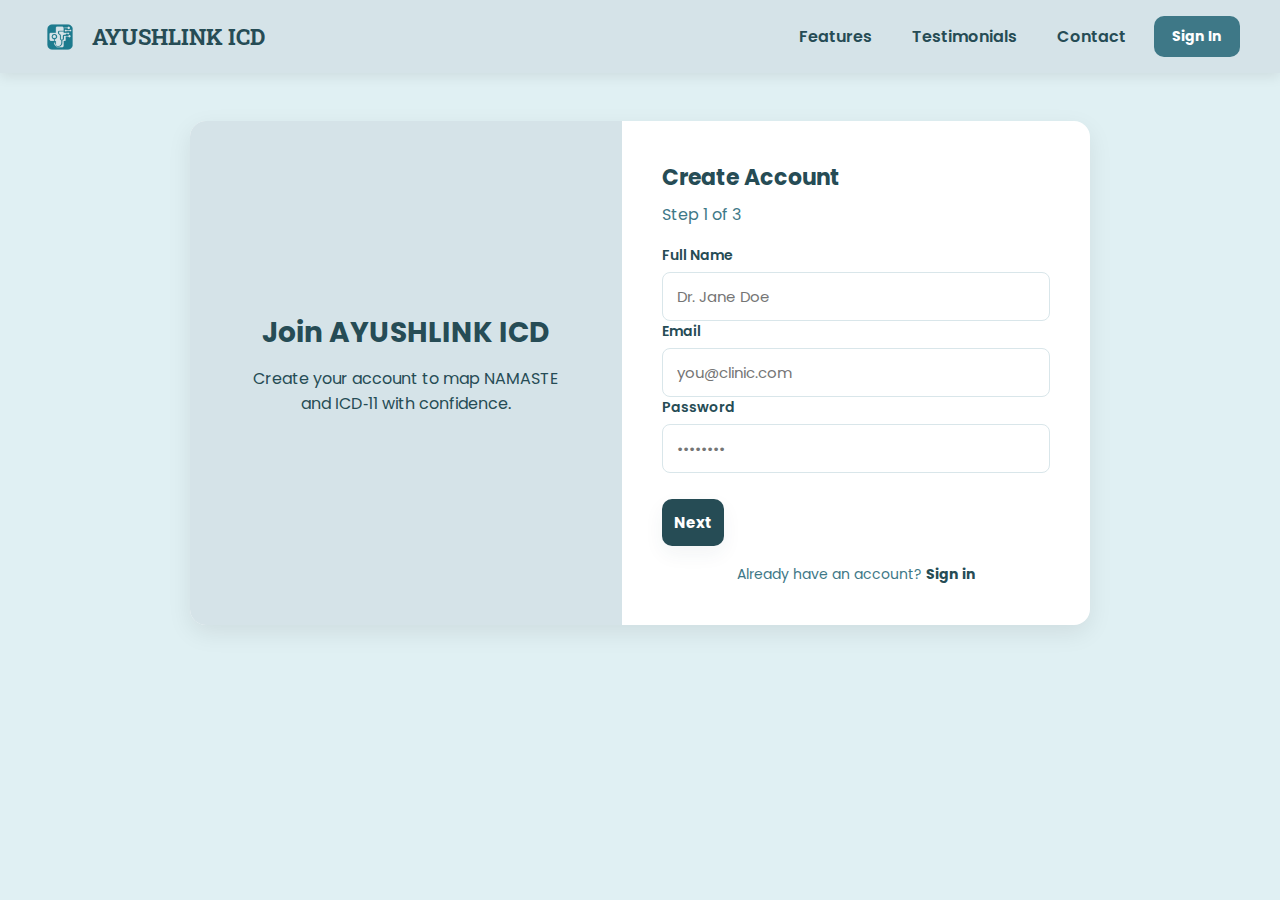
<file: AYUSHLINK ICD/signup.html>
<!DOCTYPE html>
<html lang="en">
<head>
  <meta charset="utf-8">
  <meta name="viewport" content="width=device-width,initial-scale=1">
  <title>Sign Up - AYUSHLINK ICD</title>
  <link href="https://fonts.googleapis.com/css2?family=Poppins:wght@400;600;700&display=swap" rel="stylesheet">
  <link href="https://fonts.googleapis.com/css2?family=Inter:wght@400;600;700&family=Roboto+Slab:wght@500;700&display=swap" rel="stylesheet">
  <link rel="stylesheet" href="auth.css">
</head>
<body>

  <div class="topbar">
    <div class="brand">
      <img src="assets/logo.png" alt="logo" style="width:40px;height:40px;border-radius:50%;object-fit:cover;">
      AYUSHLINK ICD
    </div>
    <div class="top-links">
      <a class="link-btn" href="index.html#features">Features</a>
      <a class="link-btn" href="index.html#testimonials">Testimonials</a>
      <a class="link-btn" href="index.html#contact">Contact</a>
      <a class="cta-btn" href="signin.html">Sign In</a>
    </div>
  </div>

  <div class="auth-page">
  <div class="auth-container">
    <div class="auth-left">
      <h1>Join AYUSHLINK ICD</h1>
      <p>Create your account to map NAMASTE and ICD‑11 with confidence.</p>
    </div>

    <div class="auth-right">
      <h2>Create Account</h2>
      <p class="subtitle"><span id="stepLabel">Step 1 of 3</span></p>

      <form class="auth-form" id="signupForm">
        <!-- Step 1: Basic Info -->
        <div class="form-step active">
          <div class="input-group">
            <label for="fullName">Full Name</label>
            <input id="fullName" type="text" placeholder="Dr. Jane Doe" required>
          </div>
          <div class="input-group">
            <label for="email">Email</label>
            <input id="email" type="email" placeholder="you@clinic.com" required>
          </div>
          <div class="input-group">
            <label for="password">Password</label>
            <input id="password" type="password" placeholder="••••••••" required>
          </div>
          <div class="step-buttons">
            <button type="button" class="btn-primary" id="next1">Next</button>
          </div>
        </div>

        <!-- Step 2: Professional -->
        <div class="form-step">
          <div class="input-group">
            <label for="regId">Doctor Registration Number</label>
            <input id="regId" type="text" placeholder="e.g., MCI/XX/0000" required>
          </div>
          <div class="input-group">
            <label for="spec">Specialization</label>
            <select id="spec" required>
              <option value="">Select Specialization</option>
              <option>Ayurveda</option>
              <option>Homeopathy</option>
              <option>Allopathy</option>
              <option>Other</option>
            </select>
          </div>
          <div class="input-group">
            <label for="exp">Years of Experience</label>
            <input id="exp" type="number" min="0" placeholder="5" required>
          </div>
          <div class="step-buttons">
            <button type="button" class="btn-secondary" id="prev2">Previous</button>
            <button type="button" class="btn-primary" id="next2">Next</button>
          </div>
        </div>

        <!-- Step 3: Verification -->
        <div class="form-step">
          <div class="input-group">
            <label for="idProof">Upload ID Proof</label>
            <input id="idProof" type="file" accept="image/*,.pdf" required>
          </div>
          <div class="input-group">
            <label for="phone">Contact Number</label>
            <input id="phone" type="tel" placeholder="+91 98765 43210" required>
          </div>
          <div class="input-group">
            <label for="clinic">Clinic/Hospital Name</label>
            <input id="clinic" type="text" placeholder="Ayush Clinic" required>
          </div>
          <div class="step-buttons">
            <button type="button" class="btn-secondary" id="prev3">Previous</button>
            <button type="submit" class="btn-primary">Create Account</button>
          </div>
        </div>
      </form>

      <p class="redirect">Already have an account? <a href="signin.html">Sign in</a></p>
    </div>
  </div>
  </div>

  <script>
    const steps = Array.from(document.querySelectorAll('.form-step'));
    let current = 0;
    const stepLabel = document.getElementById('stepLabel');

    function show(idx){
      steps.forEach((s,i)=>s.classList.toggle('active', i===idx));
      stepLabel.textContent = `Step ${idx+1} of ${steps.length}`;
    }

    document.getElementById('next1').onclick = ()=>{ current = 1; show(current); };
    document.getElementById('prev2').onclick = ()=>{ current = 0; show(current); };
    document.getElementById('next2').onclick = ()=>{ current = 2; show(current); };
    document.getElementById('prev3').onclick = ()=>{ current = 1; show(current); };

    document.getElementById('signupForm').addEventListener('submit', function(e){
      e.preventDefault();
      window.location.href = 'doc_dashboard.html';
    });

    show(current);
  </script>
</body>
</html>
</file>
<file: AYUSHLINK ICD/auth.css>
/* auth.css - shared for signup & signin, matches AYUSHLINK ICD theme */
* { margin:0; padding:0; box-sizing:border-box; font-family: 'Poppins', sans-serif; }
body { background:#e0f0f3; min-height:100vh; }

/* Topbar (shared with index) */
.topbar { display:flex; justify-content:space-between; align-items:center; padding:16px 40px; background:#d5e3e8; position:sticky; top:0; z-index:100; box-shadow:0 4px 12px rgba(0,0,0,0.08); }
.brand { display:flex; align-items:center; gap:12px; font-weight:700; font-size:22px; font-family:'Roboto Slab', serif; color:#264c55; }
.brand img { width:46px; height:46px; border-radius:50%; }
.top-links { display:flex; gap:16px; align-items:center; }
.link-btn { color:#264c55; text-decoration:none; font-weight:600; padding:8px 12px; border-radius:6px; transition:0.2s; }
.link-btn:hover { background:#eaf3f6; }
.cta-btn { padding:10px 18px; border-radius:10px; text-decoration:none; color:#fff; background:#3e7887; transition:0.3s; font-weight:700; font-size:14px; }
.cta-btn:hover { opacity:0.9; }

/* Page content spacing below topbar */
.auth-page { display:flex; align-items:center; justify-content:center; padding:48px 20px; }

/* container */
.auth-container {
  display:flex;
  width:900px;
  max-width:95%;
  background:#fff;
  border-radius:16px;
  overflow:hidden;
  box-shadow:0 8px 24px rgba(0,0,0,0.08);
  margin:0 auto;
}

/* left panel (branding) */
.auth-left {
  flex:1;
  background:#d5e3e8;
  padding:40px;
  display:flex;
  flex-direction:column;
  align-items:center;
  justify-content:center;
  text-align:center;
  color:#264c55; /* dark blue */
}
.auth-left h1 { font-size:28px; margin-bottom:12px; }
.auth-left p { max-width:320px; color:#264c55; margin-bottom:18px; }
.auth-left img { max-width:85%; border-radius:10px; box-shadow: 0 8px 24px rgba(0,0,0,0.06); }

/* right panel (form) */
.auth-right {
  flex:1.1;
  padding:40px;
  display:flex;
  flex-direction:column;
  justify-content:center;
}
.auth-right h2 { color:#264c55; margin-bottom:8px; font-size:22px; }
.auth-right .subtitle { color:#3e7887; margin-bottom:18px; }

/* form groups */
.auth-form { display:flex; flex-direction:column; gap:12px; }
.input-group { display:flex; flex-direction:column; text-align:left; }
.input-group label { margin-bottom:6px; font-weight:600; color:#264c55; font-size:14px; }
.input-group input {
  padding:12px 14px; border-radius:8px; border:1px solid #d9e6ea; font-size:15px;
}
.input-group input:focus { outline:none; border-color:#3e7887; box-shadow:0 0 0 3px rgba(62,120,135,0.06); }

/* primary button */
.btn-primary {
  margin-top:6px;
  padding:12px;
  border-radius:10px;
  border:none;
  background:#264c55;  /* dark blue primary */
  color:#fff;
  font-weight:700;
  font-size:15px;
  cursor:pointer;
  box-shadow:0 8px 20px rgba(38,76,85,0.06);
}
.btn-primary:hover { background:#3e7887; }

/* divider */
.divider { display:flex; align-items:center; margin:20px 0; color:#3e7887; font-size:14px; }
.divider::before, .divider::after { content:""; flex:1; height:1px; background:#dce7ea; }
.divider span { padding:0 10px; background:#fff; }

/* social login group - stacked full width buttons with icons */
.social-login { display:flex; flex-direction:column; gap:12px; margin-top:6px; }
.btn-social {
  display:flex;
  align-items:center;
  justify-content:center;
  gap:10px;
  padding:12px;
  border-radius:10px;
  cursor:pointer;
  font-weight:600;
  font-size:15px;
  width:100%;
  border:1px solid #d9e6ea;
  background:#fff;
  color:#264c55;
  box-shadow:0 6px 18px rgba(0,0,0,0.03);
}
.btn-social img { width:20px; height:20px; display:block; }

/* Doctor ID button currently uses same visual weight but can be changed to solid if needed */
.btn-doctor-id { background:#fff; color:#264c55; border:1px solid #d9e6ea; }
.btn-doctor-id:hover { background:#f6fbfb; }

/* small redirect */
.redirect { margin-top:18px; text-align:center; color:#3e7887; font-size:14px; }
.redirect a { color:#264c55; text-decoration:none; font-weight:700; }
.redirect a:hover { text-decoration:underline; }

/* responsive */
@media (max-width:780px) {
  .auth-container { flex-direction:column; width:92%; }
  .auth-left { display:none; }
}
/* Keep the same auth.css file from previous answer */
/* Just add a small style for step buttons and hidden steps */

.form-step { display: none; }
.form-step.active { display: block; }

.step-buttons {
  display: flex;
  justify-content: space-between;
  margin-top: 20px;
  gap: 10px;
}

.btn-secondary {
  padding: 12px;
  border-radius: 10px;
  border: 1px solid #d9e6ea;
  background: #fff;
  color: #264c55;
  font-weight: 600;
  cursor: pointer;
}
.btn-secondary:disabled {
  opacity: 0.5;
  cursor: not-allowed;
}
.btn-secondary:hover:enabled {
  background: #f6fbfb;
}
</file>
